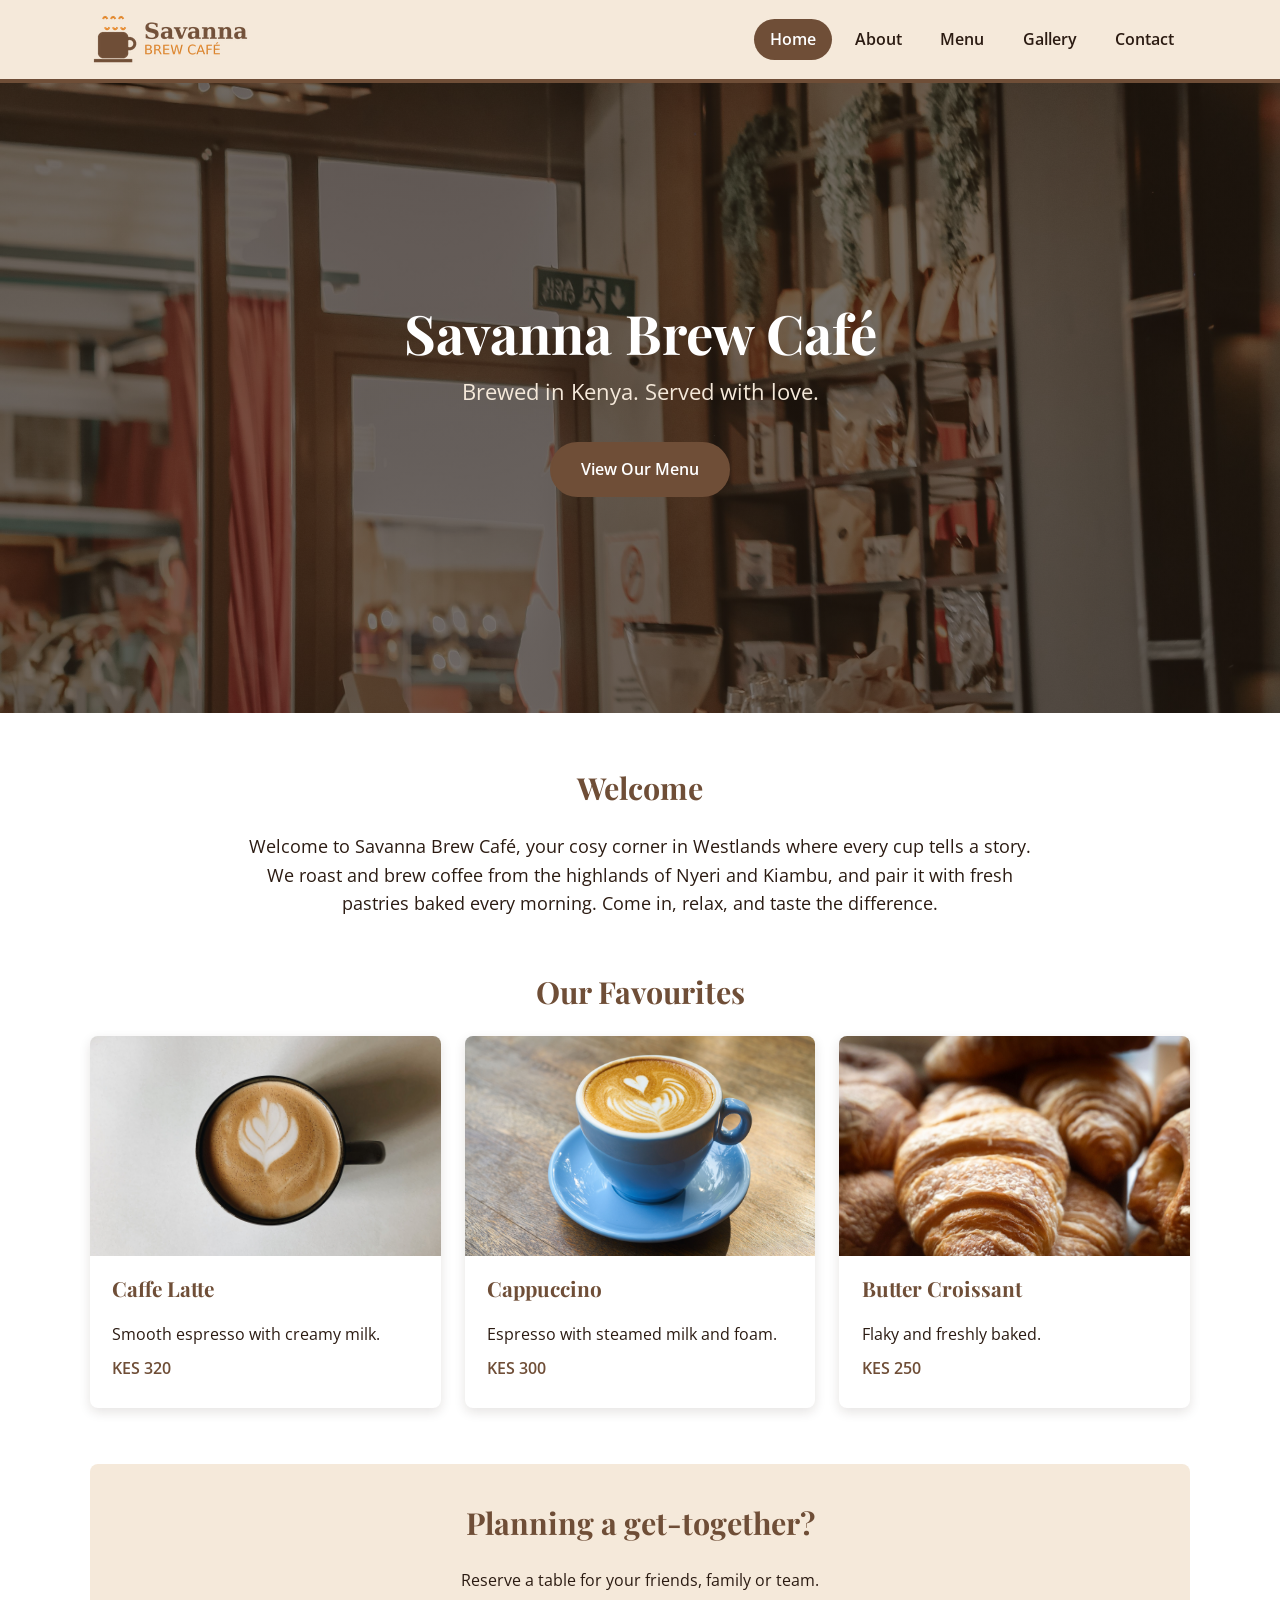
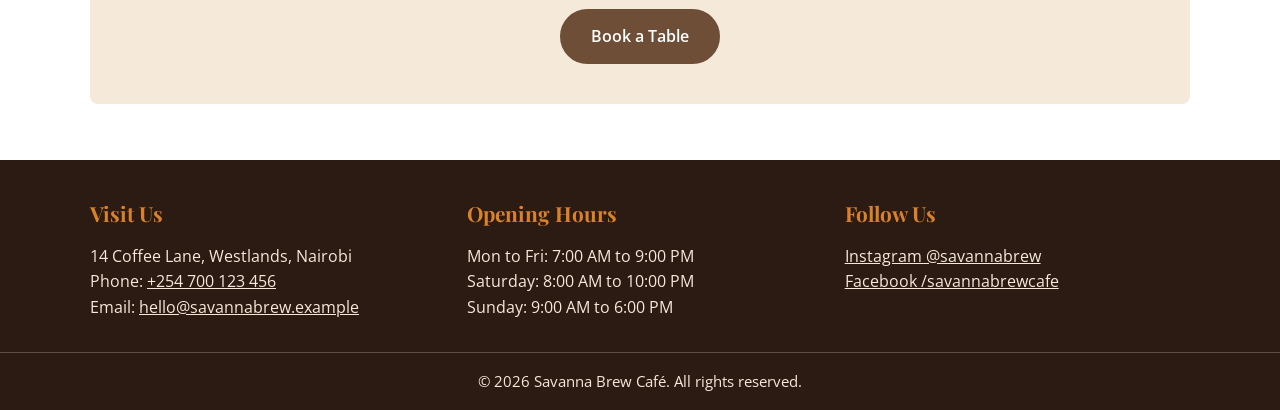
<file: index.html>
<!DOCTYPE html>
<html lang="en">
<head>
    <meta charset="UTF-8">
    <meta name="viewport" content="width=device-width, initial-scale=1.0">
    <meta name="description" content="Savanna Brew Café - freshly brewed Kenyan coffee and pastries in Westlands, Nairobi.">
    <title>Home | Savanna Brew Café</title>
    <!-- Google Fonts: Playfair Display (headings) and Open Sans (body) -->
    <link rel="preconnect" href="https://fonts.googleapis.com">
    <link rel="preconnect" href="https://fonts.gstatic.com" crossorigin>
    <link href="https://fonts.googleapis.com/css2?family=Open+Sans:wght@400;600&family=Playfair+Display:wght@600;700&display=swap" rel="stylesheet">
    <link rel="stylesheet" href="css/style.css">
</head>
<body>

    <!-- ===== HEADER AND NAVIGATION (same on every page) ===== -->
    <header class="site-header">
        <div class="container header-inner">
            <a href="index.html" class="logo">
                <img src="images/logo.png" alt="Savanna Brew Café logo - coffee cup icon" width="200" height="60">
            </a>
            <nav class="main-nav" aria-label="Main navigation">
                <ul>
                    <li><a href="index.html" class="active" aria-current="page">Home</a></li>
                    <li><a href="about.html">About</a></li>
                    <li><a href="menu.html">Menu</a></li>
                    <li><a href="gallery.html">Gallery</a></li>
                    <li><a href="contact.html">Contact</a></li>
                </ul>
            </nav>
        </div>
    </header>

    <main>
        <!-- ===== HERO SECTION ===== -->
        <section class="hero">
            <div class="hero-content">
                <h1>Savanna Brew Café</h1>
                <p class="tagline">Brewed in Kenya. Served with love.</p>
                <a href="menu.html" class="btn">View Our Menu</a>
            </div>
        </section>

        <!-- ===== WELCOME SECTION ===== -->
        <section class="welcome container">
            <h2>Welcome</h2>
            <p>Welcome to Savanna Brew Café, your cosy corner in Westlands where every cup tells a story. We roast and brew coffee from the highlands of Nyeri and Kiambu, and pair it with fresh pastries baked every morning. Come in, relax, and taste the difference.</p>
        </section>

        <!-- ===== FAVOURITES (three cards) ===== -->
        <section class="favourites container">
            <h2>Our Favourites</h2>
            <div class="card-row">
                <article class="card">
                    <img src="images/latte.jpg" alt="Caffe latte with heart-shaped latte art in a white cup">
                    <div class="card-body">
                        <h3>Caffe Latte</h3>
                        <p>Smooth espresso with creamy milk.</p>
                        <p class="price">KES 320</p>
                    </div>
                </article>
                <article class="card">
                    <img src="images/cappuccino.jpg" alt="Cappuccino topped with thick milk foam">
                    <div class="card-body">
                        <h3>Cappuccino</h3>
                        <p>Espresso with steamed milk and foam.</p>
                        <p class="price">KES 300</p>
                    </div>
                </article>
                <article class="card">
                    <img src="images/croissant.jpg" alt="Golden, flaky butter croissant on a plate">
                    <div class="card-body">
                        <h3>Butter Croissant</h3>
                        <p>Flaky and freshly baked.</p>
                        <p class="price">KES 250</p>
                    </div>
                </article>
            </div>
        </section>

        <!-- ===== CALL TO ACTION ===== -->
        <section class="cta container">
            <h2>Planning a get-together?</h2>
            <p>Reserve a table for your friends, family or team.</p>
            <a href="contact.html" class="btn">Book a Table</a>
        </section>
    </main>

    <!-- ===== FOOTER (same on every page) ===== -->
    <footer class="site-footer">
        <div class="container footer-grid">
            <div class="footer-col">
                <h2>Visit Us</h2>
                <address>
                    14 Coffee Lane, Westlands, Nairobi<br>
                    Phone: <a href="tel:+254700123456">+254 700 123 456</a><br>
                    Email: <a href="mailto:hello@savannabrew.example">hello@savannabrew.example</a>
                </address>
            </div>
            <div class="footer-col">
                <h2>Opening Hours</h2>
                <ul>
                    <li>Mon to Fri: 7:00 AM to 9:00 PM</li>
                    <li>Saturday: 8:00 AM to 10:00 PM</li>
                    <li>Sunday: 9:00 AM to 6:00 PM</li>
                </ul>
            </div>
            <div class="footer-col">
                <h2>Follow Us</h2>
                <ul>
                    <li><a href="https://www.instagram.com/savannabrew" target="_blank" rel="noopener noreferrer">Instagram @savannabrew</a></li>
                    <li><a href="https://www.facebook.com/savannabrewcafe" target="_blank" rel="noopener noreferrer">Facebook /savannabrewcafe</a></li>
                </ul>
            </div>
        </div>
        <p class="copyright">&copy; 2026 Savanna Brew Café. All rights reserved.</p>
    </footer>

</body>
</html>
</file>
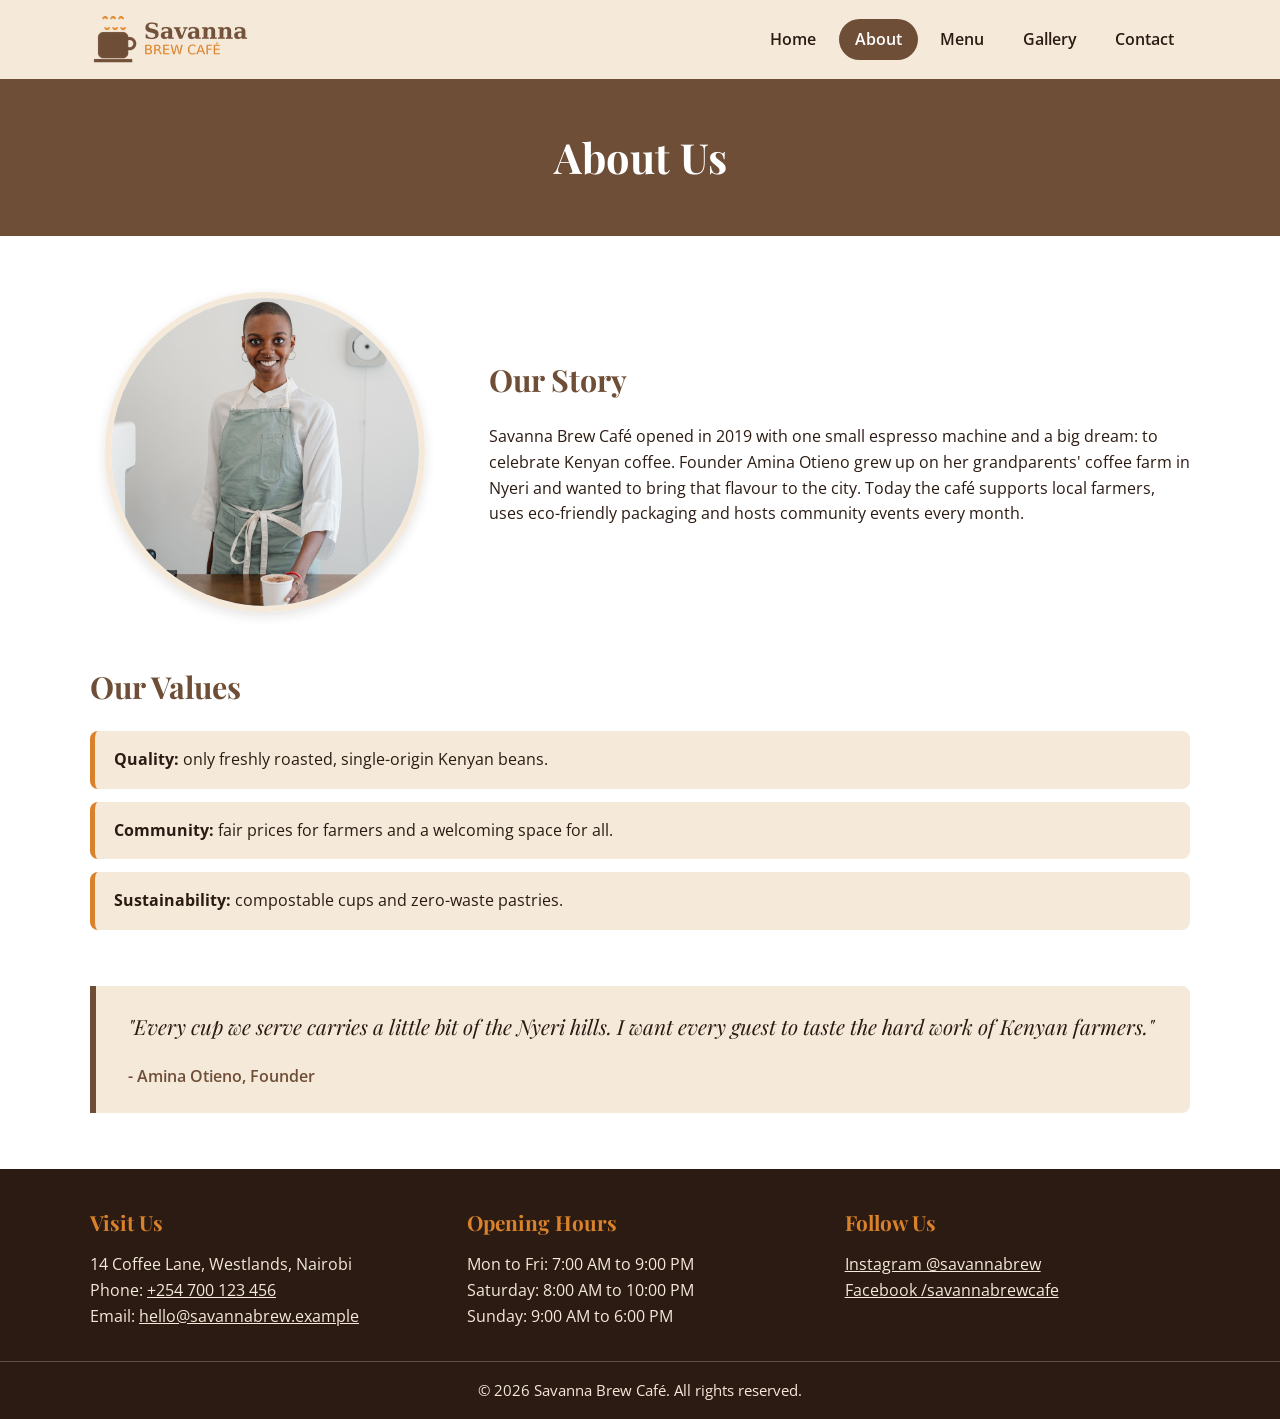
<file: about.html>
<!DOCTYPE html>
<html lang="en">
<head>
    <meta charset="UTF-8">
    <meta name="viewport" content="width=device-width, initial-scale=1.0">
    <meta name="description" content="The story and values of Savanna Brew Café, Westlands, Nairobi.">
    <title>About Us | Savanna Brew Café</title>
    <!-- Google Fonts: Playfair Display (headings) and Open Sans (body) -->
    <link rel="preconnect" href="https://fonts.googleapis.com">
    <link rel="preconnect" href="https://fonts.gstatic.com" crossorigin>
    <link href="https://fonts.googleapis.com/css2?family=Open+Sans:wght@400;600&family=Playfair+Display:wght@600;700&display=swap" rel="stylesheet">
    <link rel="stylesheet" href="css/style.css">
</head>
<body>

    <!-- ===== HEADER AND NAVIGATION (same on every page) ===== -->
    <header class="site-header">
        <div class="container header-inner">
            <a href="index.html" class="logo">
                <img src="images/logo.png" alt="Savanna Brew Café logo - coffee cup icon" width="200" height="60">
            </a>
            <nav class="main-nav" aria-label="Main navigation">
                <ul>
                    <li><a href="index.html">Home</a></li>
                    <li><a href="about.html" class="active" aria-current="page">About</a></li>
                    <li><a href="menu.html">Menu</a></li>
                    <li><a href="gallery.html">Gallery</a></li>
                    <li><a href="contact.html">Contact</a></li>
                </ul>
            </nav>
        </div>
    </header>

    <main>
        <!-- ===== PAGE TITLE ===== -->
        <section class="page-banner">
            <h1>About Us</h1>
        </section>

        <!-- ===== OUR STORY (two columns: image left, text right) ===== -->
        <section class="container two-col">
            <div class="col-image">
                <img src="images/about-owner.jpg" alt="Amina Otieno, founder of Savanna Brew Café, smiling behind the counter" class="owner-photo">
            </div>
            <div class="col-text">
                <h2>Our Story</h2>
                <p>Savanna Brew Café opened in 2019 with one small espresso machine and a big dream: to celebrate Kenyan coffee. Founder Amina Otieno grew up on her grandparents' coffee farm in Nyeri and wanted to bring that flavour to the city. Today the café supports local farmers, uses eco-friendly packaging and hosts community events every month.</p>
            </div>
        </section>

        <!-- ===== OUR VALUES (unordered list) ===== -->
        <section class="container values">
            <h2>Our Values</h2>
            <ul class="values-list">
                <li><strong>Quality:</strong> only freshly roasted, single-origin Kenyan beans.</li>
                <li><strong>Community:</strong> fair prices for farmers and a welcoming space for all.</li>
                <li><strong>Sustainability:</strong> compostable cups and zero-waste pastries.</li>
            </ul>
        </section>

        <!-- ===== QUOTE FROM THE OWNER ===== -->
        <div class="container">
            <blockquote class="owner-quote">
                <p>"Every cup we serve carries a little bit of the Nyeri hills. I want every guest to taste the hard work of Kenyan farmers."</p>
                <footer>- Amina Otieno, Founder</footer>
            </blockquote>
        </div>
    </main>

    <!-- ===== FOOTER (same on every page) ===== -->
    <footer class="site-footer">
        <div class="container footer-grid">
            <div class="footer-col">
                <h2>Visit Us</h2>
                <address>
                    14 Coffee Lane, Westlands, Nairobi<br>
                    Phone: <a href="tel:+254700123456">+254 700 123 456</a><br>
                    Email: <a href="mailto:hello@savannabrew.example">hello@savannabrew.example</a>
                </address>
            </div>
            <div class="footer-col">
                <h2>Opening Hours</h2>
                <ul>
                    <li>Mon to Fri: 7:00 AM to 9:00 PM</li>
                    <li>Saturday: 8:00 AM to 10:00 PM</li>
                    <li>Sunday: 9:00 AM to 6:00 PM</li>
                </ul>
            </div>
            <div class="footer-col">
                <h2>Follow Us</h2>
                <ul>
                    <li><a href="https://www.instagram.com/savannabrew" target="_blank" rel="noopener noreferrer">Instagram @savannabrew</a></li>
                    <li><a href="https://www.facebook.com/savannabrewcafe" target="_blank" rel="noopener noreferrer">Facebook /savannabrewcafe</a></li>
                </ul>
            </div>
        </div>
        <p class="copyright">&copy; 2026 Savanna Brew Café. All rights reserved.</p>
    </footer>

</body>
</html>
</file>
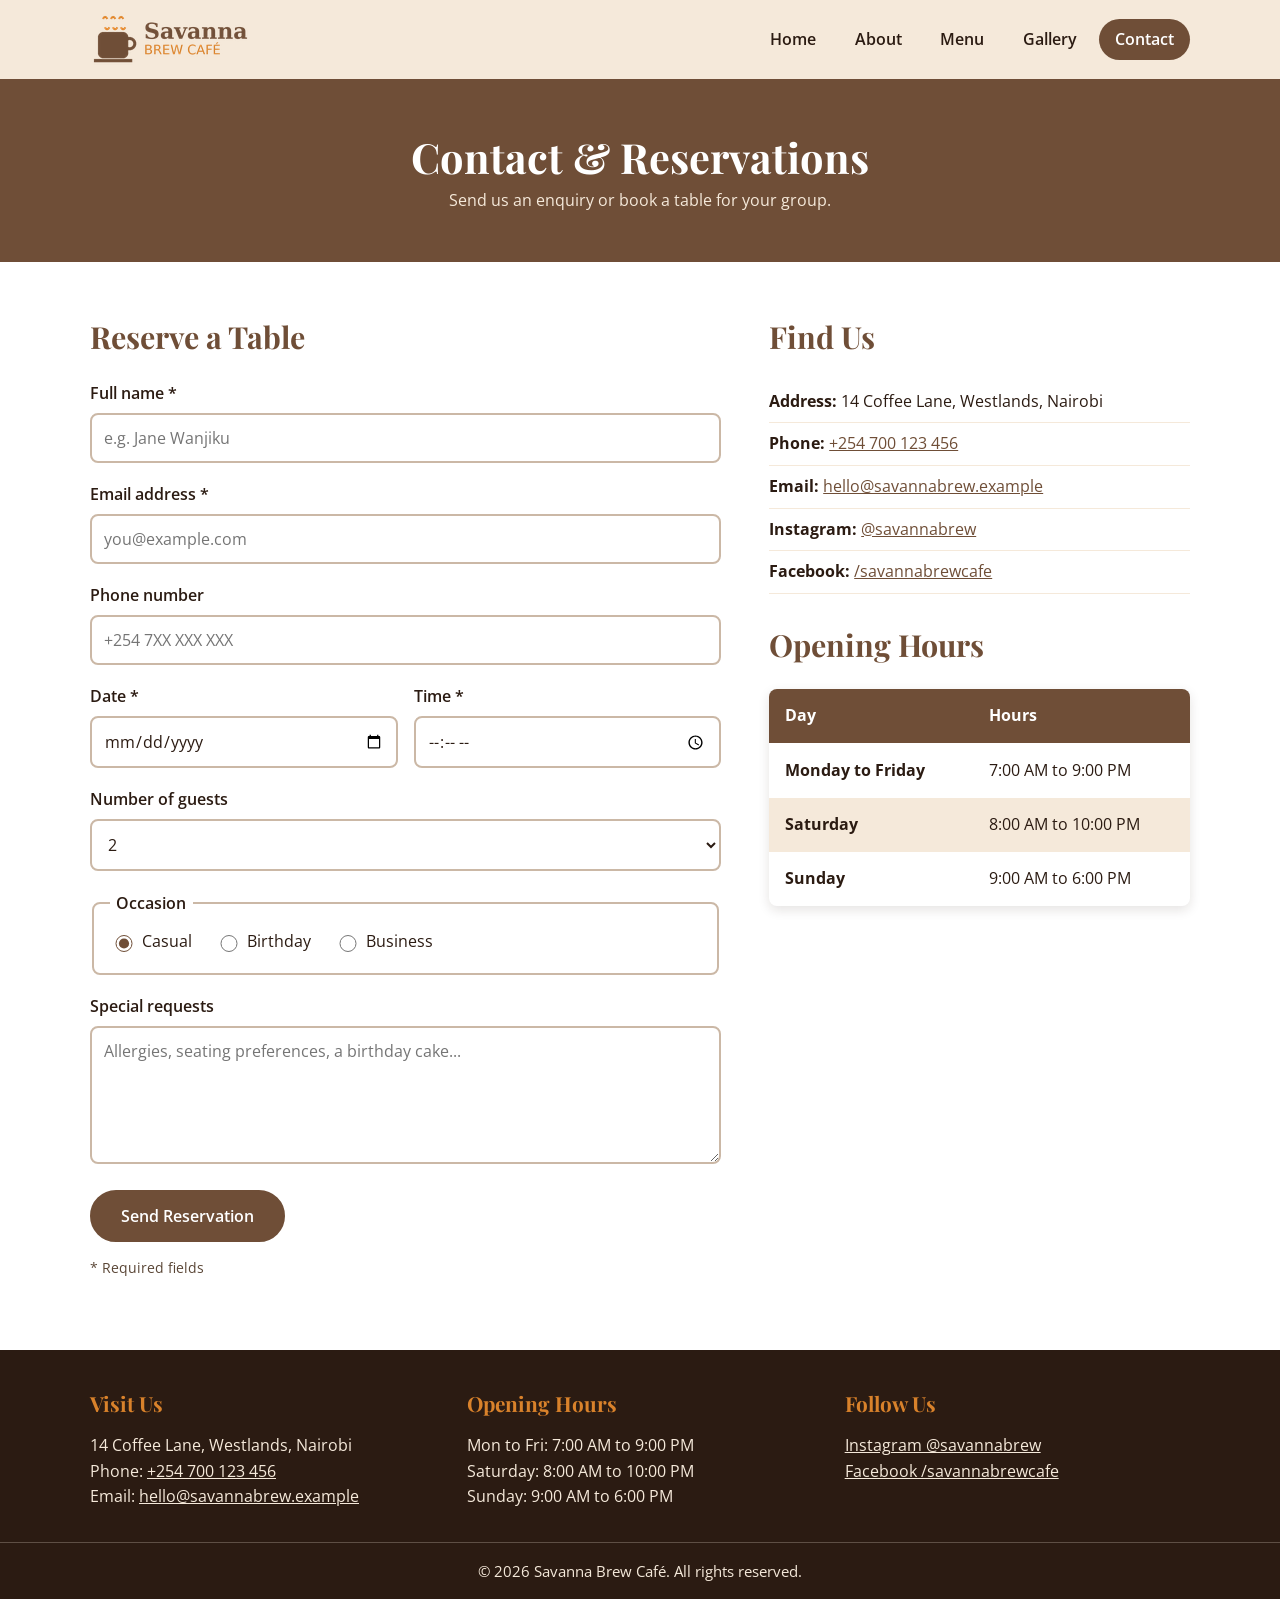
<file: contact.html>
<!DOCTYPE html>
<html lang="en">
<head>
    <meta charset="UTF-8">
    <meta name="viewport" content="width=device-width, initial-scale=1.0">
    <meta name="description" content="Contact Savanna Brew Café and reserve a table. Opening hours and location in Westlands, Nairobi.">
    <title>Contact &amp; Reservations | Savanna Brew Café</title>
    <!-- Google Fonts: Playfair Display (headings) and Open Sans (body) -->
    <link rel="preconnect" href="https://fonts.googleapis.com">
    <link rel="preconnect" href="https://fonts.gstatic.com" crossorigin>
    <link href="https://fonts.googleapis.com/css2?family=Open+Sans:wght@400;600&family=Playfair+Display:wght@600;700&display=swap" rel="stylesheet">
    <link rel="stylesheet" href="css/style.css">
</head>
<body>

    <!-- ===== HEADER AND NAVIGATION (same on every page) ===== -->
    <header class="site-header">
        <div class="container header-inner">
            <a href="index.html" class="logo">
                <img src="images/logo.png" alt="Savanna Brew Café logo - coffee cup icon" width="200" height="60">
            </a>
            <nav class="main-nav" aria-label="Main navigation">
                <ul>
                    <li><a href="index.html">Home</a></li>
                    <li><a href="about.html">About</a></li>
                    <li><a href="menu.html">Menu</a></li>
                    <li><a href="gallery.html">Gallery</a></li>
                    <li><a href="contact.html" class="active" aria-current="page">Contact</a></li>
                </ul>
            </nav>
        </div>
    </header>

    <main>
        <!-- ===== PAGE TITLE ===== -->
        <section class="page-banner">
            <h1>Contact &amp; Reservations</h1>
            <p>Send us an enquiry or book a table for your group.</p>
        </section>

        <!-- ===== TWO COLUMNS: FORM FIRST, THEN DETAILS ===== -->
        <div class="container contact-layout">

            <!-- Column 1: Reservation form -->
            <section class="form-col">
                <h2>Reserve a Table</h2>
                <form action="#" method="post" class="booking-form">

                    <div class="form-group">
                        <label for="name">Full name *</label>
                        <input type="text" id="name" name="name" placeholder="e.g. Jane Wanjiku" required>
                    </div>

                    <div class="form-group">
                        <label for="email">Email address *</label>
                        <input type="email" id="email" name="email" placeholder="you@example.com" required>
                    </div>

                    <div class="form-group">
                        <label for="phone">Phone number</label>
                        <input type="tel" id="phone" name="phone" placeholder="+254 7XX XXX XXX">
                    </div>

                    <div class="form-row">
                        <div class="form-group">
                            <label for="date">Date *</label>
                            <input type="date" id="date" name="date" required>
                        </div>
                        <div class="form-group">
                            <label for="time">Time *</label>
                            <input type="time" id="time" name="time" required>
                        </div>
                    </div>

                    <div class="form-group">
                        <label for="guests">Number of guests</label>
                        <select id="guests" name="guests">
                            <option value="1">1</option>
                            <option value="2" selected>2</option>
                            <option value="3">3</option>
                            <option value="4">4</option>
                            <option value="5">5</option>
                            <option value="6">6</option>
                            <option value="7">7</option>
                            <option value="8">8</option>
                            <option value="9">9</option>
                            <option value="10">10</option>
                        </select>
                    </div>

                    <fieldset class="form-group">
                        <legend>Occasion</legend>
                        <div class="radio-option">
                            <input type="radio" id="casual" name="occasion" value="casual" checked>
                            <label for="casual">Casual</label>
                        </div>
                        <div class="radio-option">
                            <input type="radio" id="birthday" name="occasion" value="birthday">
                            <label for="birthday">Birthday</label>
                        </div>
                        <div class="radio-option">
                            <input type="radio" id="business" name="occasion" value="business">
                            <label for="business">Business</label>
                        </div>
                    </fieldset>

                    <div class="form-group">
                        <label for="requests">Special requests</label>
                        <textarea id="requests" name="requests" rows="5" placeholder="Allergies, seating preferences, a birthday cake..."></textarea>
                    </div>

                    <button type="submit" class="btn">Send Reservation</button>
                    <p class="form-note">* Required fields</p>
                </form>
            </section>

            <!-- Column 2: Contact details and opening hours -->
            <section class="info-col">
                <h2>Find Us</h2>
                <ul class="contact-list">
                    <li><strong>Address:</strong> 14 Coffee Lane, Westlands, Nairobi</li>
                    <li><strong>Phone:</strong> <a href="tel:+254700123456">+254 700 123 456</a></li>
                    <li><strong>Email:</strong> <a href="mailto:hello@savannabrew.example">hello@savannabrew.example</a></li>
                    <li><strong>Instagram:</strong> <a href="https://www.instagram.com/savannabrew" target="_blank" rel="noopener noreferrer">@savannabrew</a></li>
                    <li><strong>Facebook:</strong> <a href="https://www.facebook.com/savannabrewcafe" target="_blank" rel="noopener noreferrer">/savannabrewcafe</a></li>
                </ul>

                <h2>Opening Hours</h2>
                <div class="table-wrapper">
                    <table class="hours-table">
                        <thead>
                            <tr>
                                <th scope="col">Day</th>
                                <th scope="col">Hours</th>
                            </tr>
                        </thead>
                        <tbody>
                            <tr>
                                <th scope="row">Monday to Friday</th>
                                <td>7:00 AM to 9:00 PM</td>
                            </tr>
                            <tr>
                                <th scope="row">Saturday</th>
                                <td>8:00 AM to 10:00 PM</td>
                            </tr>
                            <tr>
                                <th scope="row">Sunday</th>
                                <td>9:00 AM to 6:00 PM</td>
                            </tr>
                        </tbody>
                    </table>
                </div>
            </section>

        </div>
    </main>

    <!-- ===== FOOTER (same on every page) ===== -->
    <footer class="site-footer">
        <div class="container footer-grid">
            <div class="footer-col">
                <h2>Visit Us</h2>
                <address>
                    14 Coffee Lane, Westlands, Nairobi<br>
                    Phone: <a href="tel:+254700123456">+254 700 123 456</a><br>
                    Email: <a href="mailto:hello@savannabrew.example">hello@savannabrew.example</a>
                </address>
            </div>
            <div class="footer-col">
                <h2>Opening Hours</h2>
                <ul>
                    <li>Mon to Fri: 7:00 AM to 9:00 PM</li>
                    <li>Saturday: 8:00 AM to 10:00 PM</li>
                    <li>Sunday: 9:00 AM to 6:00 PM</li>
                </ul>
            </div>
            <div class="footer-col">
                <h2>Follow Us</h2>
                <ul>
                    <li><a href="https://www.instagram.com/savannabrew" target="_blank" rel="noopener noreferrer">Instagram @savannabrew</a></li>
                    <li><a href="https://www.facebook.com/savannabrewcafe" target="_blank" rel="noopener noreferrer">Facebook /savannabrewcafe</a></li>
                </ul>
            </div>
        </div>
        <p class="copyright">&copy; 2026 Savanna Brew Café. All rights reserved.</p>
    </footer>

</body>
</html>
</file>
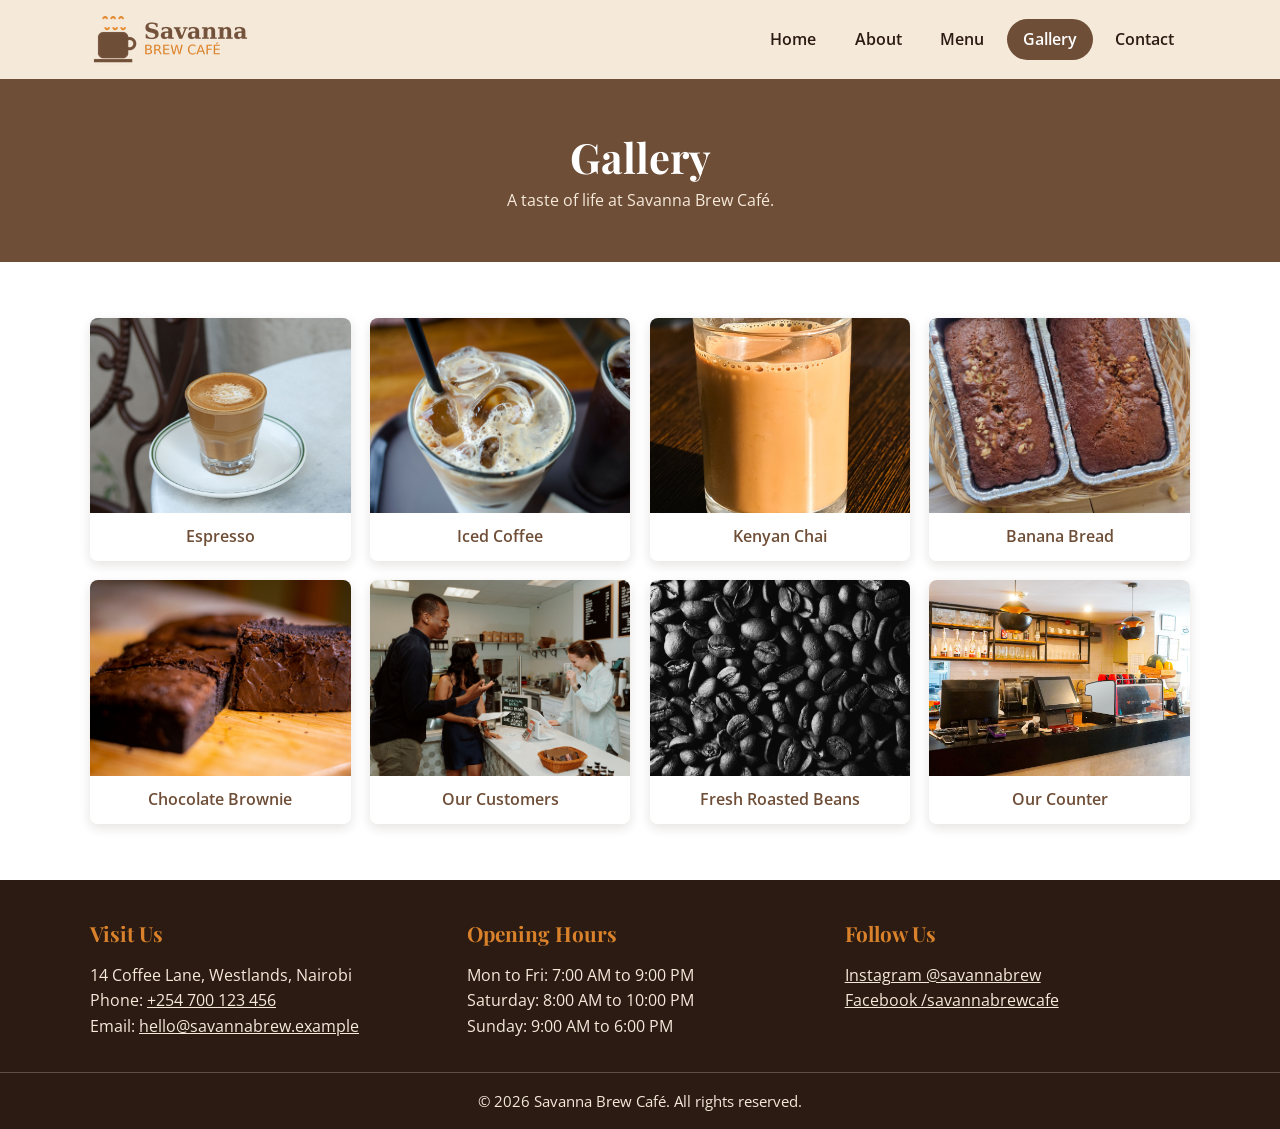
<file: gallery.html>
<!DOCTYPE html>
<html lang="en">
<head>
    <meta charset="UTF-8">
    <meta name="viewport" content="width=device-width, initial-scale=1.0">
    <meta name="description" content="Photo gallery of Savanna Brew Café: drinks, pastries, customers and our café interior.">
    <title>Gallery | Savanna Brew Café</title>
    <!-- Google Fonts: Playfair Display (headings) and Open Sans (body) -->
    <link rel="preconnect" href="https://fonts.googleapis.com">
    <link rel="preconnect" href="https://fonts.gstatic.com" crossorigin>
    <link href="https://fonts.googleapis.com/css2?family=Open+Sans:wght@400;600&family=Playfair+Display:wght@600;700&display=swap" rel="stylesheet">
    <link rel="stylesheet" href="css/style.css">
</head>
<body>

    <!-- ===== HEADER AND NAVIGATION (same on every page) ===== -->
    <header class="site-header">
        <div class="container header-inner">
            <a href="index.html" class="logo">
                <img src="images/logo.png" alt="Savanna Brew Café logo - coffee cup icon" width="200" height="60">
            </a>
            <nav class="main-nav" aria-label="Main navigation">
                <ul>
                    <li><a href="index.html">Home</a></li>
                    <li><a href="about.html">About</a></li>
                    <li><a href="menu.html">Menu</a></li>
                    <li><a href="gallery.html" class="active" aria-current="page">Gallery</a></li>
                    <li><a href="contact.html">Contact</a></li>
                </ul>
            </nav>
        </div>
    </header>

    <main>
        <!-- ===== PAGE TITLE ===== -->
        <section class="page-banner">
            <h1>Gallery</h1>
            <p>A taste of life at Savanna Brew Café.</p>
        </section>

        <!-- ===== GALLERY GRID (8 figures) ===== -->
        <section class="container">
            <h2 class="visually-hidden">Photos</h2>
            <div class="gallery-grid">
                <figure class="gallery-item">
                    <img src="images/gallery-1.jpg" alt="A freshly pulled espresso shot with golden crema">
                    <figcaption>Espresso</figcaption>
                </figure>
                <figure class="gallery-item">
                    <img src="images/gallery-2.jpg" alt="Tall glass of iced coffee with ice cubes">
                    <figcaption>Iced Coffee</figcaption>
                </figure>
                <figure class="gallery-item">
                    <img src="images/gallery-3.jpg" alt="Cup of spiced Kenyan chai">
                    <figcaption>Kenyan Chai</figcaption>
                </figure>
                <figure class="gallery-item">
                    <img src="images/gallery-4.jpg" alt="Slices of banana bread with walnuts">
                    <figcaption>Banana Bread</figcaption>
                </figure>
                <figure class="gallery-item">
                    <img src="images/gallery-5.jpg" alt="Rich chocolate brownies stacked on a plate">
                    <figcaption>Chocolate Brownie</figcaption>
                </figure>
                <figure class="gallery-item">
                    <img src="images/gallery-6.jpg" alt="Customers chatting over coffee at a café table">
                    <figcaption>Our Customers</figcaption>
                </figure>
                <figure class="gallery-item">
                    <img src="images/gallery-7.jpg" alt="Roasted Kenyan coffee beans">
                    <figcaption>Fresh Roasted Beans</figcaption>
                </figure>
                <figure class="gallery-item">
                    <img src="images/gallery-8.jpg" alt="The café counter with an espresso machine">
                    <figcaption>Our Counter</figcaption>
                </figure>
            </div>
        </section>
    </main>

    <!-- ===== FOOTER (same on every page) ===== -->
    <footer class="site-footer">
        <div class="container footer-grid">
            <div class="footer-col">
                <h2>Visit Us</h2>
                <address>
                    14 Coffee Lane, Westlands, Nairobi<br>
                    Phone: <a href="tel:+254700123456">+254 700 123 456</a><br>
                    Email: <a href="mailto:hello@savannabrew.example">hello@savannabrew.example</a>
                </address>
            </div>
            <div class="footer-col">
                <h2>Opening Hours</h2>
                <ul>
                    <li>Mon to Fri: 7:00 AM to 9:00 PM</li>
                    <li>Saturday: 8:00 AM to 10:00 PM</li>
                    <li>Sunday: 9:00 AM to 6:00 PM</li>
                </ul>
            </div>
            <div class="footer-col">
                <h2>Follow Us</h2>
                <ul>
                    <li><a href="https://www.instagram.com/savannabrew" target="_blank" rel="noopener noreferrer">Instagram @savannabrew</a></li>
                    <li><a href="https://www.facebook.com/savannabrewcafe" target="_blank" rel="noopener noreferrer">Facebook /savannabrewcafe</a></li>
                </ul>
            </div>
        </div>
        <p class="copyright">&copy; 2026 Savanna Brew Café. All rights reserved.</p>
    </footer>

</body>
</html>
</file>
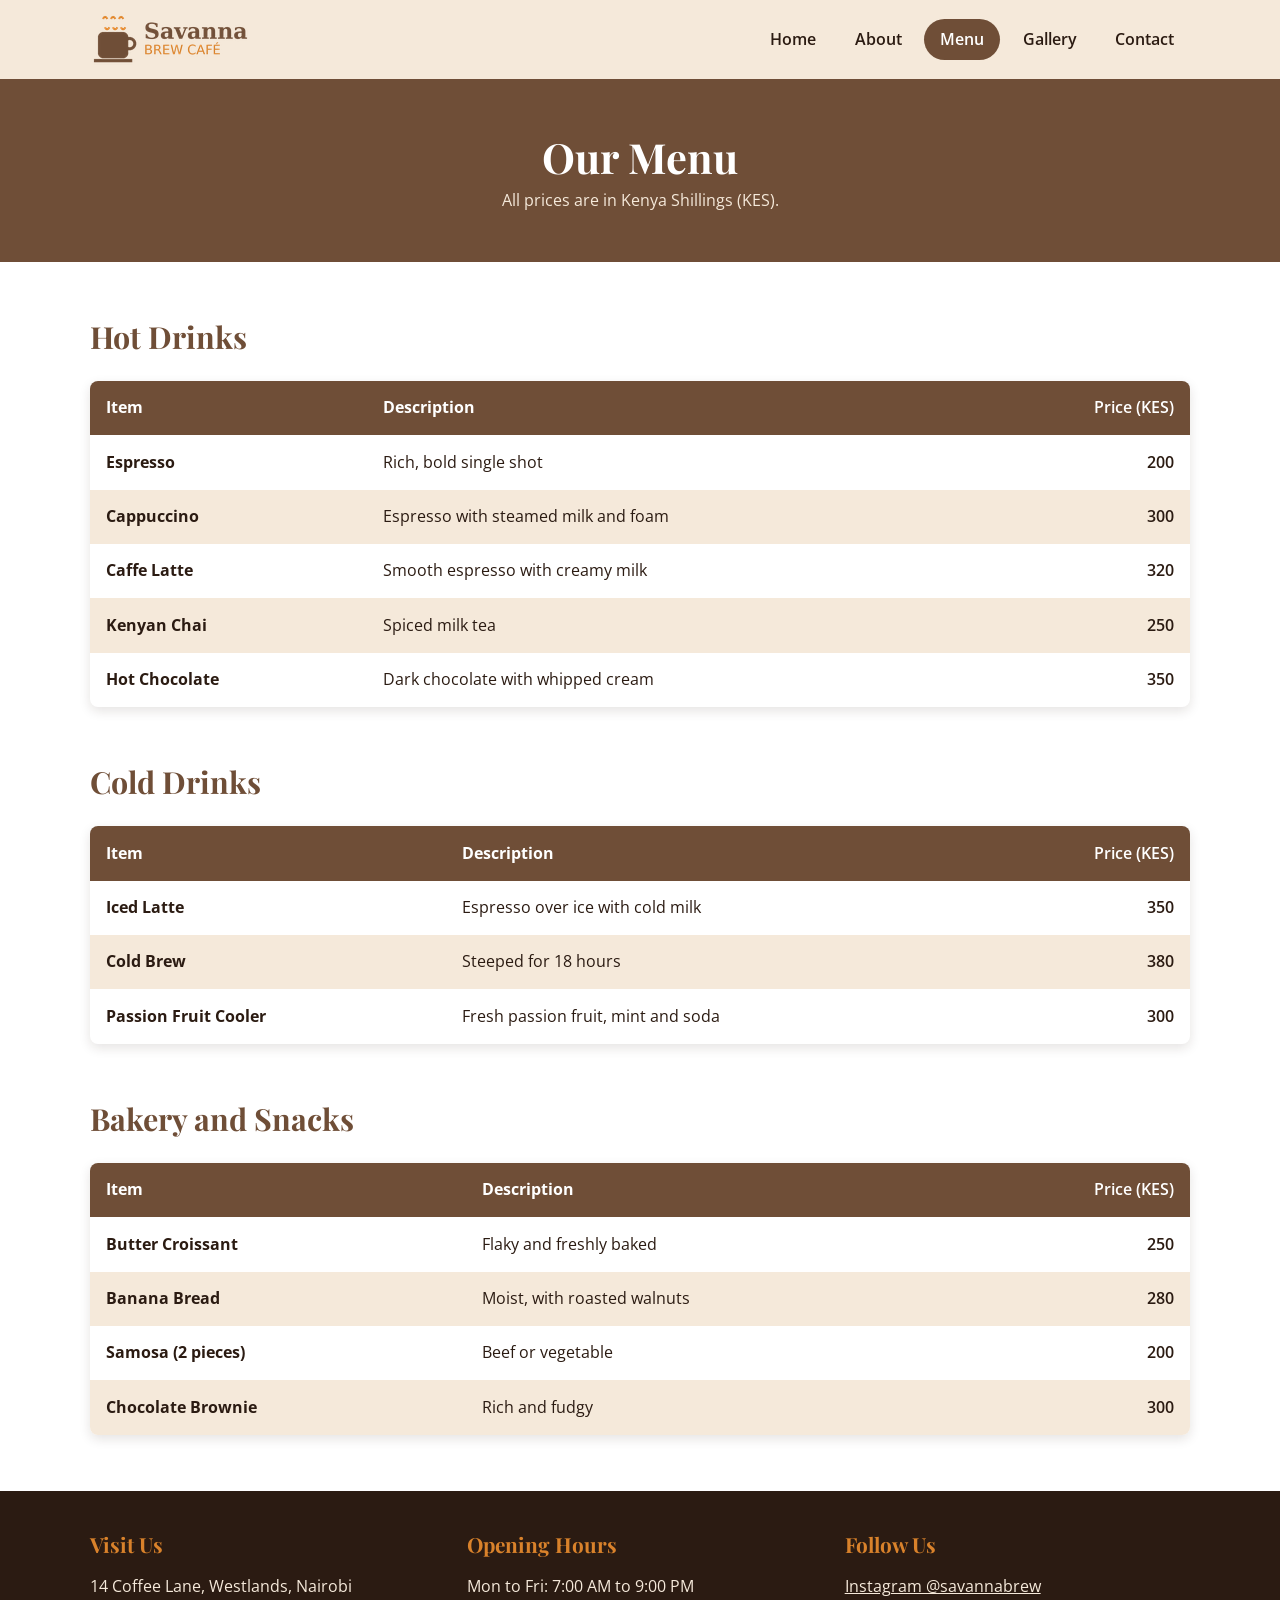
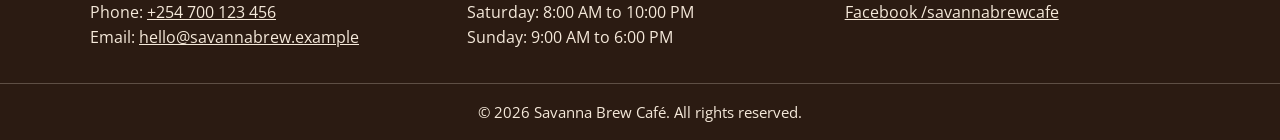
<file: menu.html>
<!DOCTYPE html>
<html lang="en">
<head>
    <meta charset="UTF-8">
    <meta name="viewport" content="width=device-width, initial-scale=1.0">
    <meta name="description" content="Menu and prices in KES for Savanna Brew Café: hot drinks, cold drinks, bakery and snacks.">
    <title>Menu | Savanna Brew Café</title>
    <!-- Google Fonts: Playfair Display (headings) and Open Sans (body) -->
    <link rel="preconnect" href="https://fonts.googleapis.com">
    <link rel="preconnect" href="https://fonts.gstatic.com" crossorigin>
    <link href="https://fonts.googleapis.com/css2?family=Open+Sans:wght@400;600&family=Playfair+Display:wght@600;700&display=swap" rel="stylesheet">
    <link rel="stylesheet" href="css/style.css">
</head>
<body>

    <!-- ===== HEADER AND NAVIGATION (same on every page) ===== -->
    <header class="site-header">
        <div class="container header-inner">
            <a href="index.html" class="logo">
                <img src="images/logo.png" alt="Savanna Brew Café logo - coffee cup icon" width="200" height="60">
            </a>
            <nav class="main-nav" aria-label="Main navigation">
                <ul>
                    <li><a href="index.html">Home</a></li>
                    <li><a href="about.html">About</a></li>
                    <li><a href="menu.html" class="active" aria-current="page">Menu</a></li>
                    <li><a href="gallery.html">Gallery</a></li>
                    <li><a href="contact.html">Contact</a></li>
                </ul>
            </nav>
        </div>
    </header>

    <main>
        <!-- ===== PAGE TITLE ===== -->
        <section class="page-banner">
            <h1>Our Menu</h1>
            <p>All prices are in Kenya Shillings (KES).</p>
        </section>

        <!-- ===== HOT DRINKS ===== -->
        <section class="container menu-section">
            <h2>Hot Drinks</h2>
            <div class="table-wrapper">
                <table class="menu-table">
                    <thead>
                        <tr>
                            <th scope="col">Item</th>
                            <th scope="col">Description</th>
                            <th scope="col" class="price-col">Price (KES)</th>
                        </tr>
                    </thead>
                    <tbody>
                        <tr>
                            <th scope="row">Espresso</th>
                            <td>Rich, bold single shot</td>
                            <td class="price-col">200</td>
                        </tr>
                        <tr>
                            <th scope="row">Cappuccino</th>
                            <td>Espresso with steamed milk and foam</td>
                            <td class="price-col">300</td>
                        </tr>
                        <tr>
                            <th scope="row">Caffe Latte</th>
                            <td>Smooth espresso with creamy milk</td>
                            <td class="price-col">320</td>
                        </tr>
                        <tr>
                            <th scope="row">Kenyan Chai</th>
                            <td>Spiced milk tea</td>
                            <td class="price-col">250</td>
                        </tr>
                        <tr>
                            <th scope="row">Hot Chocolate</th>
                            <td>Dark chocolate with whipped cream</td>
                            <td class="price-col">350</td>
                        </tr>
                    </tbody>
                </table>
            </div>
        </section>

        <!-- ===== COLD DRINKS ===== -->
        <section class="container menu-section">
            <h2>Cold Drinks</h2>
            <div class="table-wrapper">
                <table class="menu-table">
                    <thead>
                        <tr>
                            <th scope="col">Item</th>
                            <th scope="col">Description</th>
                            <th scope="col" class="price-col">Price (KES)</th>
                        </tr>
                    </thead>
                    <tbody>
                        <tr>
                            <th scope="row">Iced Latte</th>
                            <td>Espresso over ice with cold milk</td>
                            <td class="price-col">350</td>
                        </tr>
                        <tr>
                            <th scope="row">Cold Brew</th>
                            <td>Steeped for 18 hours</td>
                            <td class="price-col">380</td>
                        </tr>
                        <tr>
                            <th scope="row">Passion Fruit Cooler</th>
                            <td>Fresh passion fruit, mint and soda</td>
                            <td class="price-col">300</td>
                        </tr>
                    </tbody>
                </table>
            </div>
        </section>

        <!-- ===== BAKERY AND SNACKS ===== -->
        <section class="container menu-section">
            <h2>Bakery and Snacks</h2>
            <div class="table-wrapper">
                <table class="menu-table">
                    <thead>
                        <tr>
                            <th scope="col">Item</th>
                            <th scope="col">Description</th>
                            <th scope="col" class="price-col">Price (KES)</th>
                        </tr>
                    </thead>
                    <tbody>
                        <tr>
                            <th scope="row">Butter Croissant</th>
                            <td>Flaky and freshly baked</td>
                            <td class="price-col">250</td>
                        </tr>
                        <tr>
                            <th scope="row">Banana Bread</th>
                            <td>Moist, with roasted walnuts</td>
                            <td class="price-col">280</td>
                        </tr>
                        <tr>
                            <th scope="row">Samosa (2 pieces)</th>
                            <td>Beef or vegetable</td>
                            <td class="price-col">200</td>
                        </tr>
                        <tr>
                            <th scope="row">Chocolate Brownie</th>
                            <td>Rich and fudgy</td>
                            <td class="price-col">300</td>
                        </tr>
                    </tbody>
                </table>
            </div>
        </section>
    </main>

    <!-- ===== FOOTER (same on every page) ===== -->
    <footer class="site-footer">
        <div class="container footer-grid">
            <div class="footer-col">
                <h2>Visit Us</h2>
                <address>
                    14 Coffee Lane, Westlands, Nairobi<br>
                    Phone: <a href="tel:+254700123456">+254 700 123 456</a><br>
                    Email: <a href="mailto:hello@savannabrew.example">hello@savannabrew.example</a>
                </address>
            </div>
            <div class="footer-col">
                <h2>Opening Hours</h2>
                <ul>
                    <li>Mon to Fri: 7:00 AM to 9:00 PM</li>
                    <li>Saturday: 8:00 AM to 10:00 PM</li>
                    <li>Sunday: 9:00 AM to 6:00 PM</li>
                </ul>
            </div>
            <div class="footer-col">
                <h2>Follow Us</h2>
                <ul>
                    <li><a href="https://www.instagram.com/savannabrew" target="_blank" rel="noopener noreferrer">Instagram @savannabrew</a></li>
                    <li><a href="https://www.facebook.com/savannabrewcafe" target="_blank" rel="noopener noreferrer">Facebook /savannabrewcafe</a></li>
                </ul>
            </div>
        </div>
        <p class="copyright">&copy; 2026 Savanna Brew Café. All rights reserved.</p>
    </footer>

</body>
</html>
</file>
<file: css/style.css>
/* =========================================================
   Savanna Brew Café - Main Stylesheet
   File: css/style.css
   Linked from every page. No inline styles or <style> tags.

   Contents
   1.  Colour palette and fonts (CSS variables)
   2.  Base / reset styles
   3.  Links, buttons and focus states
   4.  Layout helpers
   5.  Header and navigation (Flexbox)
   6.  Home page: hero, welcome, cards, call to action
   7.  Page banner (About, Menu, Gallery, Contact)
   8.  About page
   9.  Menu page: tables
   10. Gallery page (CSS Grid)
   11. Contact page: form and opening hours
   12. Footer
   13. Animation (bonus)
   14. Responsive design (media queries)
   ========================================================= */


/* ---------- 1. Colour palette and fonts ---------- */
:root {
    --color-primary: #6F4E37;     /* coffee brown */
    --color-secondary: #F5E9DA;   /* cream */
    --color-accent: #D9822B;      /* savanna orange */
    --color-dark: #2B1B12;        /* dark text */
    --color-white: #FFFFFF;

    --font-heading: "Playfair Display", Georgia, serif;
    --font-body: "Open Sans", Arial, sans-serif;

    --radius: 8px;
    --shadow: 0 4px 12px rgba(43, 27, 18, 0.12);
    --shadow-hover: 0 12px 24px rgba(43, 27, 18, 0.22);
    --transition: 0.3s ease;
    --max-width: 1100px;
}


/* ---------- 2. Base / reset styles ---------- */
*,
*::before,
*::after {
    box-sizing: border-box;
}

body {
    margin: 0;
    font-family: var(--font-body);
    font-size: 16px;
    line-height: 1.6;
    color: var(--color-dark);
    background-color: var(--color-white);
}

h1,
h2,
h3 {
    font-family: var(--font-heading);
    line-height: 1.25;
    color: var(--color-primary);
    margin-top: 0;
}

h1 {
    font-size: 2.6rem;
}

h2 {
    font-size: 1.9rem;
}

h3 {
    font-size: 1.3rem;
}

img {
    max-width: 100%;
    height: auto;
    display: block;
}

/* Hides text visually but keeps it for screen readers */
.visually-hidden {
    position: absolute;
    width: 1px;
    height: 1px;
    overflow: hidden;
    clip: rect(0 0 0 0);
    white-space: nowrap;
}


/* ---------- 3. Links, buttons and focus states ---------- */
a {
    color: var(--color-primary);
    transition: color var(--transition);
}

a:hover,
a:focus {
    color: var(--color-accent);
}

/* Visible keyboard focus outline in the accent colour */
a:focus-visible,
button:focus-visible {
    outline: 3px solid var(--color-accent);
    outline-offset: 3px;
}

.btn {
    display: inline-block;
    padding: 0.8rem 1.8rem;
    background-color: var(--color-primary);
    color: var(--color-white);
    font-family: var(--font-body);
    font-size: 1rem;
    font-weight: 600;
    text-decoration: none;
    border: 2px solid var(--color-primary);
    border-radius: 50px;
    cursor: pointer;
    transition: background-color var(--transition), color var(--transition),
                transform var(--transition), border-color var(--transition);
}

.btn:hover,
.btn:focus {
    background-color: var(--color-accent);
    border-color: var(--color-accent);
    color: var(--color-dark);
    transform: translateY(-2px);
}


/* ---------- 4. Layout helpers ---------- */
.container {
    width: 90%;
    max-width: var(--max-width);
    margin-left: auto;
    margin-right: auto;
}

/* Space above and below each main block (top/bottom only,
   so .container can still centre with auto side margins) */
main > section,
main > div {
    margin-top: 3.5rem;
    margin-bottom: 3.5rem;
}

/* Hero and page banner sit flush under the header */
main > .hero,
main > .page-banner {
    margin-top: 0;
}


/* ---------- 5. Header and navigation (Flexbox) ---------- */
/* Flexbox is used here because the nav is a single row of items
   (logo on the left, links on the right). */
.site-header {
    background-color: var(--color-secondary);
    border-bottom: 4px solid var(--color-primary);
    position: sticky;
    top: 0;
    z-index: 10;
}

.header-inner {
    display: flex;
    justify-content: space-between;
    align-items: center;
    padding: 0.6rem 0;
}

.main-nav ul {
    display: flex;
    gap: 0.4rem;
    list-style: none;
    margin: 0;
    padding: 0;
}

.main-nav a {
    display: block;
    padding: 0.5rem 1rem;
    color: var(--color-dark);
    font-weight: 600;
    text-decoration: none;
    border-radius: 50px;
    transition: background-color var(--transition), color var(--transition);
}

.main-nav a:hover,
.main-nav a:focus {
    background-color: var(--color-accent);
    color: var(--color-dark);
}

/* Current page highlight */
.main-nav a.active {
    background-color: var(--color-primary);
    color: var(--color-white);
}


/* ---------- 6. Home page ---------- */

/* Hero: text overlaid on a background image.
   The dark gradient keeps the white text readable. */
.hero {
    background-image: linear-gradient(rgba(43, 27, 18, 0.55), rgba(43, 27, 18, 0.55)),
                      url("../images/hero.jpg");
    background-size: cover;
    background-position: center;
    min-height: 70vh;
    display: flex;
    align-items: center;
    justify-content: center;
    text-align: center;
    padding: 4rem 1rem;
}

.hero-content {
    animation: fadeInUp 1.2s ease both;
}

.hero h1 {
    color: var(--color-white);
    font-size: 3.4rem;
    margin-bottom: 0.5rem;
}

.hero .tagline {
    color: var(--color-secondary);
    font-size: 1.35rem;
    margin: 0 0 2rem;
}

.hero .btn:hover,
.hero .btn:focus {
    color: var(--color-dark);
}

.welcome {
    text-align: center;
    max-width: 800px;
}

.welcome p {
    font-size: 1.1rem;
}

.favourites h2,
.cta {
    text-align: center;
}

/* Three equal-width cards with Flexbox */
.card-row {
    display: flex;
    gap: 1.5rem;
}

.card {
    flex: 1 1 0;
    background-color: var(--color-white);
    border-radius: var(--radius);
    overflow: hidden;
    box-shadow: var(--shadow);
    transition: transform var(--transition), box-shadow var(--transition);
}

/* Card hover: lift with a bigger shadow */
.card:hover {
    transform: translateY(-8px);
    box-shadow: var(--shadow-hover);
}

.card img {
    width: 100%;
    height: 220px;
    object-fit: cover;
}

.card-body {
    padding: 1.2rem 1.4rem;
}

.card-body p {
    margin: 0 0 0.5rem;
}

.price {
    font-weight: 600;
    color: var(--color-primary);
}

.cta {
    background-color: var(--color-secondary);
    border-radius: var(--radius);
    padding: 2.5rem 1.5rem;
}


/* ---------- 7. Page banner ---------- */
.page-banner {
    background-color: var(--color-primary);
    color: var(--color-secondary);
    text-align: center;
    padding: 3rem 1rem;
}

.page-banner h1 {
    color: var(--color-white);
    margin-bottom: 0.3rem;
}

.page-banner p {
    margin: 0;
}


/* ---------- 8. About page ---------- */

/* Two columns: image left, text right */
.two-col {
    display: flex;
    align-items: center;
    gap: 3rem;
}

.col-image {
    flex: 1;
}

.col-text {
    flex: 2;
}

/* Rounded owner photo */
.owner-photo {
    width: 100%;
    max-width: 320px;
    aspect-ratio: 1 / 1;
    object-fit: cover;
    border-radius: 50%;
    border: 6px solid var(--color-secondary);
    box-shadow: var(--shadow);
    margin: 0 auto;
}

.values-list {
    list-style: none;
    padding: 0;
}

.values-list li {
    background-color: var(--color-secondary);
    border-left: 5px solid var(--color-accent);
    border-radius: var(--radius);
    padding: 1rem 1.2rem;
    margin-bottom: 0.8rem;
}

/* Owner quote with a left border */
.owner-quote {
    margin: 0;
    padding: 1.5rem 2rem;
    border-left: 6px solid var(--color-primary);
    background-color: var(--color-secondary);
    border-radius: 0 var(--radius) var(--radius) 0;
    font-family: var(--font-heading);
    font-size: 1.3rem;
    font-style: italic;
}

.owner-quote p {
    margin-top: 0;
}

.owner-quote footer {
    font-family: var(--font-body);
    font-size: 1rem;
    font-style: normal;
    font-weight: 600;
    color: var(--color-primary);
}


/* ---------- 9. Menu page: tables ---------- */

/* Wrapper lets wide tables scroll sideways on small screens */
.table-wrapper {
    overflow-x: auto;
    border-radius: var(--radius);
    box-shadow: var(--shadow);
}

.menu-table,
.hours-table {
    width: 100%;
    border-collapse: collapse;
    min-width: 520px;
}

.hours-table {
    min-width: 320px;
}

.menu-table th,
.menu-table td,
.hours-table th,
.hours-table td {
    padding: 0.9rem 1rem;
    text-align: left;
}

/* Header row in the primary colour */
.menu-table thead th,
.hours-table thead th {
    background-color: var(--color-primary);
    color: var(--color-white);
}

/* Zebra striping */
.menu-table tbody tr:nth-child(even),
.hours-table tbody tr:nth-child(even) {
    background-color: var(--color-secondary);
}

/* Row hover highlight */
.menu-table tbody tr,
.hours-table tbody tr {
    transition: background-color var(--transition);
}

.menu-table tbody tr:hover,
.hours-table tbody tr:hover {
    background-color: #F0C89A;
}

/* Right-aligned price column */
.menu-table .price-col {
    text-align: right;
    font-weight: 600;
}


/* ---------- 10. Gallery page (CSS Grid) ---------- */
/* Grid is used here because the gallery is two-dimensional
   (rows AND columns). 4 columns on desktop; see media queries
   for 2 on tablet and 1 on mobile. */
.gallery-grid {
    display: grid;
    grid-template-columns: repeat(4, 1fr);
    gap: 1.2rem;
}

.gallery-item {
    margin: 0;
    background-color: var(--color-white);
    border-radius: var(--radius);
    overflow: hidden;
    box-shadow: var(--shadow);
}

/* Images fill their cells without distortion */
.gallery-item img {
    width: 100%;
    aspect-ratio: 4 / 3;
    object-fit: cover;
    transition: transform 0.4s ease;
}

/* Hover zoom */
.gallery-item:hover img {
    transform: scale(1.1);
}

.gallery-item figcaption {
    position: relative;
    background-color: var(--color-white);
    padding: 0.7rem 1rem;
    font-weight: 600;
    text-align: center;
    color: var(--color-primary);
}


/* ---------- 11. Contact page ---------- */

/* Two columns: form first, details second */
.contact-layout {
    display: flex;
    gap: 3rem;
    align-items: flex-start;
}

.form-col {
    flex: 3;
}

.info-col {
    flex: 2;
}

.form-group {
    margin-bottom: 1.2rem;
}

.form-row {
    display: flex;
    gap: 1rem;
}

.form-row .form-group {
    flex: 1;
}

.booking-form label,
.booking-form legend {
    display: block;
    font-weight: 600;
    margin-bottom: 0.4rem;
}

/* Inputs fill 100% of their column */
.booking-form input[type="text"],
.booking-form input[type="email"],
.booking-form input[type="tel"],
.booking-form input[type="date"],
.booking-form input[type="time"],
.booking-form select,
.booking-form textarea {
    width: 100%;
    padding: 0.75rem;
    font-family: var(--font-body);
    font-size: 1rem;
    color: var(--color-dark);
    background-color: var(--color-white);
    border: 2px solid #CBB8A6;
    border-radius: var(--radius);
    transition: border-color var(--transition), box-shadow var(--transition);
}

/* Visible focus outline in the accent colour */
.booking-form input:focus,
.booking-form select:focus,
.booking-form textarea:focus {
    outline: 3px solid var(--color-accent);
    outline-offset: 1px;
    border-color: var(--color-accent);
}

.booking-form fieldset {
    border: 2px solid #CBB8A6;
    border-radius: var(--radius);
    padding: 0.8rem 1rem;
}

.booking-form legend {
    padding: 0 0.4rem;
    margin-bottom: 0;
}

.radio-option {
    display: inline-flex;
    align-items: center;
    gap: 0.4rem;
    margin-right: 1.2rem;
}

.radio-option label {
    display: inline;
    font-weight: 400;
    margin: 0;
}

.radio-option input {
    accent-color: var(--color-primary);
    width: 1.1rem;
    height: 1.1rem;
}

.booking-form textarea {
    resize: vertical;
}

.form-note {
    font-size: 0.9rem;
    color: #5A4636;
}

.contact-list {
    list-style: none;
    padding: 0;
    margin-bottom: 2rem;
}

.contact-list li {
    padding: 0.5rem 0;
    border-bottom: 1px solid var(--color-secondary);
}


/* ---------- 12. Footer ---------- */
/* Grid gives three equal columns (address, hours, social). */
.site-footer {
    background-color: var(--color-dark);
    color: var(--color-secondary);
    padding-top: 2.5rem;
}

.footer-grid {
    display: grid;
    grid-template-columns: repeat(3, 1fr);
    gap: 2rem;
}

.site-footer h2 {
    color: var(--color-accent);
    font-size: 1.3rem;
}

.site-footer address {
    font-style: normal;
}

.site-footer ul {
    list-style: none;
    padding: 0;
    margin: 0;
}

.site-footer a {
    color: var(--color-secondary);
}

.site-footer a:hover,
.site-footer a:focus {
    color: var(--color-accent);
}

.copyright {
    text-align: center;
    margin: 2rem 0 0;
    padding: 1rem;
    border-top: 1px solid rgba(245, 233, 218, 0.25);
    font-size: 0.95rem;
}


/* ---------- 13. Animation (bonus) ---------- */
/* Hero text fades in and slides up on page load */
@keyframes fadeInUp {
    from {
        opacity: 0;
        transform: translateY(30px);
    }
    to {
        opacity: 1;
        transform: translateY(0);
    }
}

/* Respect users who prefer less motion */
@media (prefers-reduced-motion: reduce) {
    *,
    *::before,
    *::after {
        animation: none !important;
        transition: none !important;
    }
}


/* ---------- 14. Responsive design ---------- */

/* Tablet: up to 1024px - gallery drops to 2 columns */
@media (max-width: 1024px) {
    .gallery-grid {
        grid-template-columns: repeat(2, 1fr);
    }
}

/* Phones and small tablets: 768px and below */
@media (max-width: 768px) {
    h1 {
        font-size: 2rem;
    }

    h2 {
        font-size: 1.6rem;
    }

    .hero h1 {
        font-size: 2.3rem;
    }

    .hero .tagline {
        font-size: 1.1rem;
    }

    /* Navigation stacks vertically below the logo */
    .site-header {
        position: static;
    }

    .header-inner {
        flex-direction: column;
        align-items: center;
        gap: 0.5rem;
    }

    .main-nav,
    .main-nav ul {
        width: 100%;
    }

    .main-nav ul {
        flex-direction: column;
        text-align: center;
    }

    /* Cards, About columns and Contact columns stack */
    .card-row,
    .two-col,
    .contact-layout {
        flex-direction: column;
    }

    /* Stacked cards take their natural height */
    .card {
        flex: 1 1 auto;
    }

    .two-col {
        gap: 1.5rem;
        text-align: center;
    }

    .values-list li {
        text-align: left;
    }

    .contact-layout {
        align-items: stretch;
    }

    .form-row {
        flex-direction: column;
        gap: 0;
    }

    /* Footer columns stack */
    .footer-grid {
        grid-template-columns: 1fr;
        text-align: center;
    }
}

/* Small phones: gallery drops to 1 column */
@media (max-width: 480px) {
    .gallery-grid {
        grid-template-columns: 1fr;
    }

    .hero {
        min-height: 60vh;
    }
}
</file>
